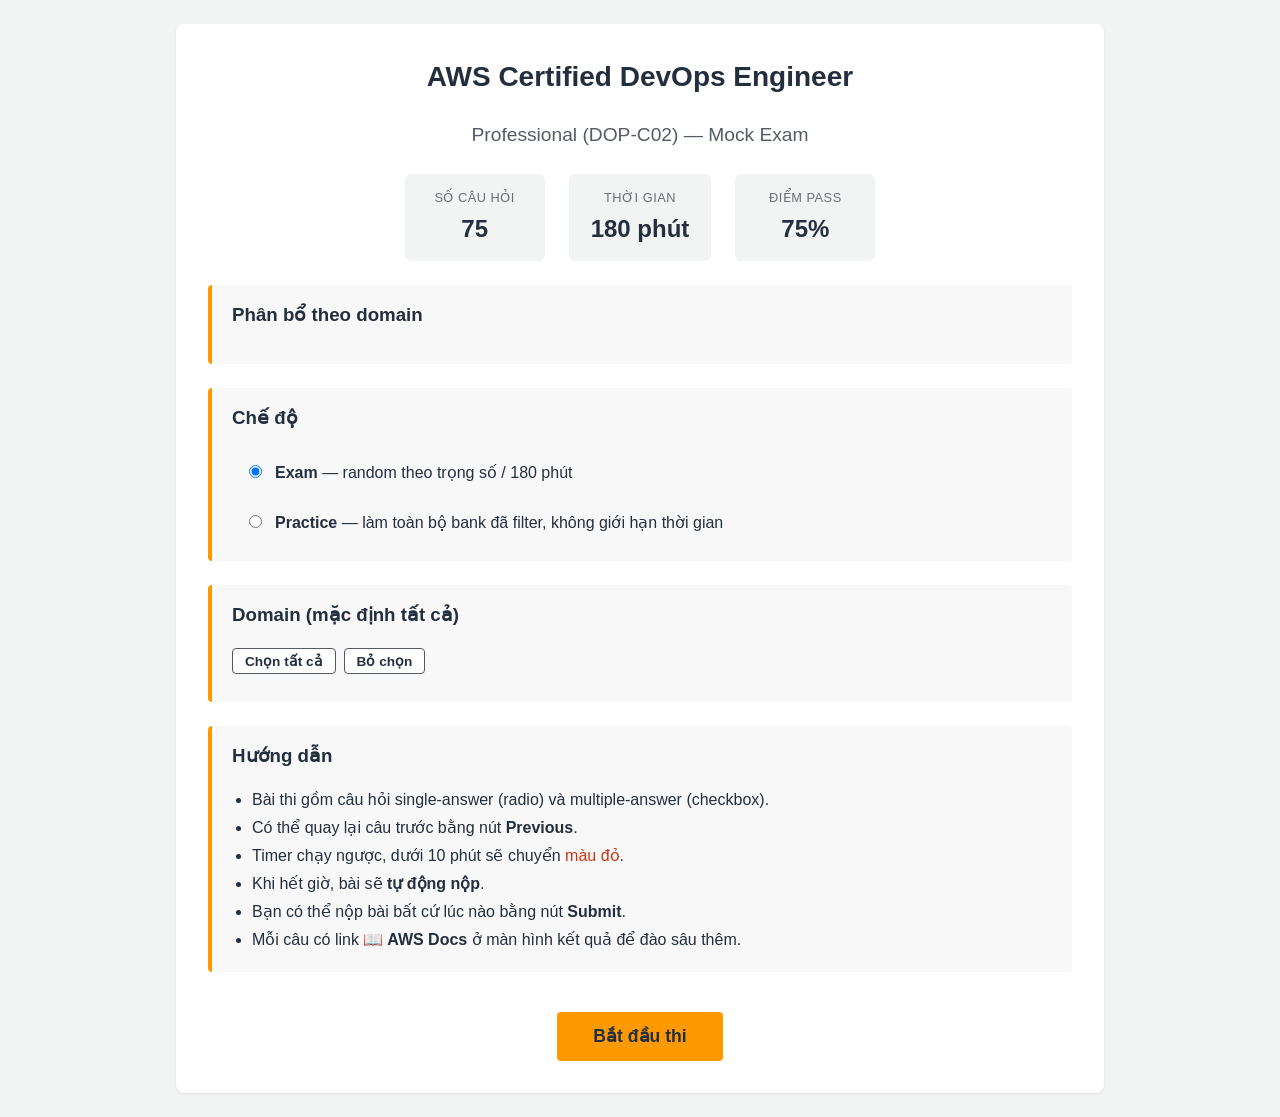
<file: index.html>
<!doctype html>
<html lang="vi">
  <head>
    <meta charset="UTF-8" />
    <title>AWS Cert Mock Exams</title>
    <meta http-equiv="refresh" content="0; url=./DOP-C02/quiz-app/" />
    <link rel="canonical" href="./DOP-C02/quiz-app/" />
  </head>
  <body>
    <p>Đang chuyển tới <a href="./DOP-C02/quiz-app/">DOP-C02 Mock Exam</a>…</p>
  </body>
</html>
</file>
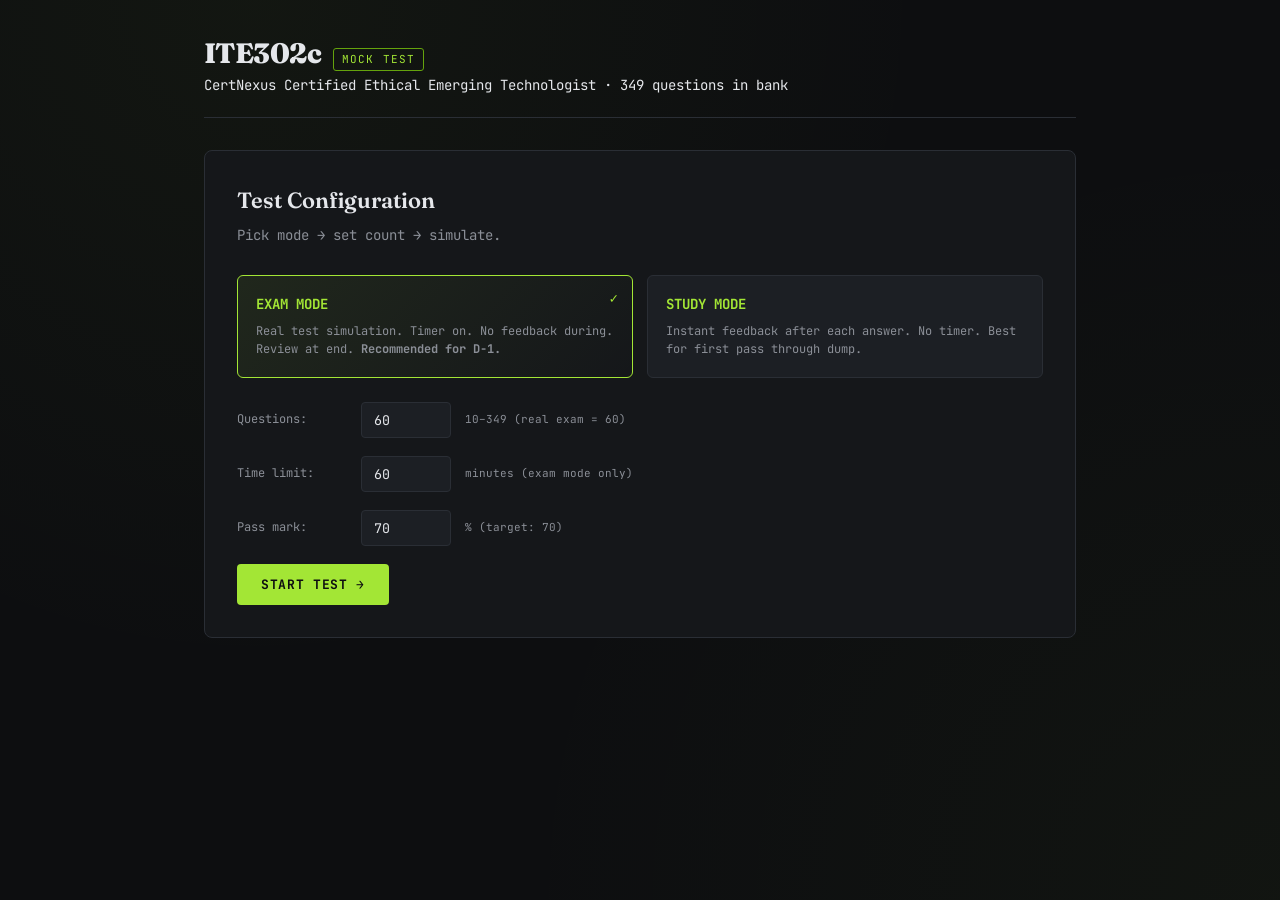
<file: DOP-C02/dump-quiz/index.html>
<!doctype html>
<html lang="en">
  <head>
    <meta charset="UTF-8" />
    <meta name="viewport" content="width=device-width, initial-scale=1.0" />
    <title>ITE302c Mock Test — CertNexus CEET</title>
    <link rel="preconnect" href="https://fonts.googleapis.com" />
    <link rel="preconnect" href="https://fonts.gstatic.com" crossorigin />
    <link
      href="https://fonts.googleapis.com/css2?family=JetBrains+Mono:wght@400;500;700&family=Fraunces:opsz,wght@9..144,400;9..144,600;9..144,800&display=swap"
      rel="stylesheet"
    />
    <style>
      :root {
        --bg: #0d0e10;
        --panel: #15171a;
        --panel-2: #1c1f24;
        --border: #2a2e35;
        --text: #e5e7eb;
        --muted: #8b8f97;
        --accent: #a3e635;
        --accent-dim: #65a30d;
        --danger: #f87171;
        --warn: #fbbf24;
        --ok: #4ade80;
      }
      * {
        box-sizing: border-box;
        margin: 0;
        padding: 0;
      }
      html,
      body {
        height: 100%;
      }
      body {
        font-family: "JetBrains Mono", monospace;
        background: var(--bg);
        color: var(--text);
        line-height: 1.55;
        font-size: 14px;
        background-image:
          radial-gradient(
            circle at 20% 0%,
            rgba(163, 230, 53, 0.04),
            transparent 50%
          ),
          radial-gradient(
            circle at 100% 100%,
            rgba(163, 230, 53, 0.03),
            transparent 50%
          );
        background-attachment: fixed;
      }
      .container {
        max-width: 920px;
        margin: 0 auto;
        padding: 32px 24px 80px;
      }

      /* HEADER */
      header {
        border-bottom: 1px solid var(--border);
        padding-bottom: 20px;
        margin-bottom: 32px;
      }
      .brand {
        display: flex;
        align-items: baseline;
        gap: 12px;
        flex-wrap: wrap;
      }
      .brand h1 {
        font-family: "Fraunces", serif;
        font-weight: 800;
        font-size: 28px;
        letter-spacing: -0.02em;
      }
      .brand .tag {
        font-size: 11px;
        color: var(--accent);
        border: 1px solid var(--accent-dim);
        padding: 2px 8px;
        border-radius: 3px;
        text-transform: uppercase;
        letter-spacing: 0.1em;
      }
      .brand .sub {
        color: var(--muted);
        font-size: 12px;
      }

      /* SETUP SCREEN */
      .setup-card {
        background: var(--panel);
        border: 1px solid var(--border);
        border-radius: 8px;
        padding: 32px;
      }
      .setup-card h2 {
        font-family: "Fraunces", serif;
        font-size: 22px;
        font-weight: 600;
        margin-bottom: 8px;
      }
      .setup-card .lead {
        color: var(--muted);
        margin-bottom: 28px;
      }

      .mode-grid {
        display: grid;
        grid-template-columns: 1fr 1fr;
        gap: 14px;
        margin-bottom: 24px;
      }
      .mode-card {
        border: 1px solid var(--border);
        background: var(--panel-2);
        padding: 18px;
        border-radius: 6px;
        cursor: pointer;
        transition: all 0.15s ease;
        position: relative;
      }
      .mode-card:hover {
        border-color: var(--accent-dim);
        transform: translateY(-1px);
      }
      .mode-card.selected {
        border-color: var(--accent);
        background: linear-gradient(
          135deg,
          rgba(163, 230, 53, 0.08),
          transparent
        );
      }
      .mode-card.selected::after {
        content: "✓";
        position: absolute;
        top: 12px;
        right: 14px;
        color: var(--accent);
        font-weight: 700;
      }
      .mode-card h3 {
        font-size: 14px;
        margin-bottom: 6px;
        color: var(--accent);
      }
      .mode-card p {
        font-size: 12px;
        color: var(--muted);
      }

      .row {
        display: flex;
        gap: 14px;
        align-items: center;
        margin-bottom: 18px;
        flex-wrap: wrap;
      }
      .row label {
        font-size: 12px;
        color: var(--muted);
        min-width: 110px;
      }
      .row input[type="number"] {
        background: var(--panel-2);
        border: 1px solid var(--border);
        color: var(--text);
        padding: 8px 12px;
        border-radius: 4px;
        font-family: inherit;
        width: 90px;
      }
      .row input[type="number"]:focus {
        outline: none;
        border-color: var(--accent);
      }
      .row .hint {
        font-size: 11px;
        color: var(--muted);
      }

      button.primary {
        background: var(--accent);
        color: #0d0e10;
        border: none;
        padding: 12px 24px;
        font-family: inherit;
        font-weight: 700;
        border-radius: 4px;
        cursor: pointer;
        font-size: 13px;
        text-transform: uppercase;
        letter-spacing: 0.05em;
        transition: all 0.15s;
      }
      button.primary:hover {
        background: #bef264;
        transform: translateY(-1px);
      }
      button.secondary {
        background: transparent;
        color: var(--text);
        border: 1px solid var(--border);
        padding: 10px 18px;
        font-family: inherit;
        border-radius: 4px;
        cursor: pointer;
        font-size: 13px;
      }
      button.secondary:hover {
        border-color: var(--accent);
        color: var(--accent);
      }
      button:disabled {
        opacity: 0.4;
        cursor: not-allowed;
      }

      /* TEST SCREEN */
      .top-bar {
        display: flex;
        justify-content: space-between;
        align-items: center;
        background: var(--panel);
        border: 1px solid var(--border);
        padding: 12px 18px;
        border-radius: 6px;
        margin-bottom: 20px;
        position: sticky;
        top: 12px;
        z-index: 10;
        backdrop-filter: blur(8px);
        background: rgba(21, 23, 26, 0.92);
      }
      .top-bar .progress-wrap {
        display: flex;
        align-items: center;
        gap: 12px;
      }
      .top-bar .timer {
        font-weight: 700;
        color: var(--accent);
      }
      .top-bar .timer.warn {
        color: var(--warn);
      }
      .top-bar .timer.danger {
        color: var(--danger);
        animation: pulse 1s infinite;
      }
      @keyframes pulse {
        50% {
          opacity: 0.5;
        }
      }

      .progress-bar {
        width: 180px;
        height: 6px;
        background: var(--panel-2);
        border-radius: 3px;
        overflow: hidden;
      }
      .progress-bar .fill {
        height: 100%;
        background: var(--accent);
        transition: width 0.3s ease;
      }

      .question-card {
        background: var(--panel);
        border: 1px solid var(--border);
        border-radius: 8px;
        padding: 28px;
        margin-bottom: 20px;
      }
      .q-num {
        font-size: 11px;
        color: var(--accent);
        letter-spacing: 0.15em;
        text-transform: uppercase;
        margin-bottom: 12px;
      }
      .q-num .multi {
        background: var(--warn);
        color: #0d0e10;
        padding: 2px 8px;
        border-radius: 3px;
        margin-left: 8px;
        font-weight: 700;
      }
      .q-text {
        font-family: "Fraunces", serif;
        font-size: 18px;
        line-height: 1.5;
        margin-bottom: 22px;
        font-weight: 500;
      }

      .options {
        display: flex;
        flex-direction: column;
        gap: 10px;
      }
      .option {
        border: 1px solid var(--border);
        background: var(--panel-2);
        padding: 14px 16px;
        border-radius: 6px;
        cursor: pointer;
        transition: all 0.12s ease;
        display: flex;
        gap: 12px;
        align-items: flex-start;
      }
      .option:hover {
        border-color: var(--accent-dim);
      }
      .option .letter {
        font-weight: 700;
        color: var(--accent);
        min-width: 22px;
        font-family: "JetBrains Mono", monospace;
      }
      .option.selected {
        border-color: var(--accent);
        background: linear-gradient(
          135deg,
          rgba(163, 230, 53, 0.1),
          transparent
        );
      }
      .option.correct {
        border-color: var(--ok);
        background: rgba(74, 222, 128, 0.08);
      }
      .option.correct .letter {
        color: var(--ok);
      }
      .option.wrong {
        border-color: var(--danger);
        background: rgba(248, 113, 113, 0.08);
      }
      .option.wrong .letter {
        color: var(--danger);
      }
      .option.disabled {
        cursor: default;
        opacity: 0.85;
      }

      .nav {
        display: flex;
        justify-content: space-between;
        gap: 12px;
        margin-top: 24px;
      }

      .feedback {
        margin-top: 16px;
        padding: 12px 16px;
        border-left: 3px solid var(--ok);
        background: rgba(74, 222, 128, 0.06);
        font-size: 13px;
        border-radius: 0 4px 4px 0;
      }
      .feedback.wrong {
        border-color: var(--danger);
        background: rgba(248, 113, 113, 0.06);
      }

      .note-box {
        margin-top: 12px;
        padding: 12px 16px;
        border-left: 3px solid var(--accent);
        background: rgba(163, 230, 53, 0.05);
        font-size: 13px;
        line-height: 1.55;
        border-radius: 0 4px 4px 0;
        color: var(--text);
      }
      .note-box .note-label {
        display: inline-block;
        font-size: 10px;
        letter-spacing: 0.15em;
        text-transform: uppercase;
        color: var(--accent);
        margin-right: 8px;
        font-weight: 600;
      }

      /* RESULTS */
      .result-card {
        background: var(--panel);
        border: 1px solid var(--border);
        border-radius: 8px;
        padding: 36px;
        text-align: center;
      }
      .score-big {
        font-family: "Fraunces", serif;
        font-size: 72px;
        font-weight: 800;
        line-height: 1;
        margin: 16px 0;
        letter-spacing: -0.03em;
      }
      .score-big.pass {
        color: var(--ok);
      }
      .score-big.fail {
        color: var(--danger);
      }
      .score-percent {
        font-size: 18px;
        color: var(--muted);
        margin-bottom: 28px;
      }
      .verdict {
        font-size: 14px;
        margin-bottom: 24px;
      }
      .verdict.pass {
        color: var(--ok);
      }
      .verdict.fail {
        color: var(--warn);
      }

      .stats-grid {
        display: grid;
        grid-template-columns: repeat(3, 1fr);
        gap: 14px;
        margin: 28px 0;
        text-align: left;
      }
      .stat {
        background: var(--panel-2);
        border: 1px solid var(--border);
        padding: 16px;
        border-radius: 6px;
      }
      .stat .label {
        font-size: 11px;
        color: var(--muted);
        text-transform: uppercase;
        letter-spacing: 0.1em;
        margin-bottom: 6px;
      }
      .stat .value {
        font-size: 22px;
        font-weight: 700;
        font-family: "Fraunces", serif;
      }

      .review-list {
        text-align: left;
        margin-top: 28px;
      }
      .review-list h3 {
        font-family: "Fraunces", serif;
        font-size: 18px;
        margin-bottom: 12px;
        padding-bottom: 8px;
        border-bottom: 1px solid var(--border);
      }
      .review-item {
        background: var(--panel-2);
        border: 1px solid var(--border);
        border-left: 3px solid var(--danger);
        padding: 14px 16px;
        border-radius: 0 6px 6px 0;
        margin-bottom: 10px;
        font-size: 13px;
      }
      .review-item.skipped {
        border-left-color: var(--muted);
      }
      .review-item .q {
        font-weight: 500;
        margin-bottom: 8px;
        color: var(--text);
      }
      .review-item .ans {
        color: var(--muted);
        font-size: 12px;
      }
      .review-item .ans .ok {
        color: var(--ok);
        font-weight: 700;
      }
      .review-item .ans .bad {
        color: var(--danger);
        font-weight: 700;
      }
      .review-item .ans .skip {
        color: var(--muted);
        font-style: italic;
      }

      .hidden {
        display: none !important;
      }

      /* MOBILE */
      @media (max-width: 640px) {
        .container {
          padding: 16px 12px 60px;
        }
        .mode-grid {
          grid-template-columns: 1fr;
        }
        .stats-grid {
          grid-template-columns: 1fr;
        }
        .progress-bar {
          width: 100px;
        }
        .q-text {
          font-size: 16px;
        }
        .top-bar {
          flex-direction: column;
          gap: 10px;
          align-items: stretch;
        }
      }

      ::selection {
        background: var(--accent);
        color: #0d0e10;
      }
    </style>
  </head>
  <body>
    <div class="container">
      <header>
        <div class="brand">
          <h1>ITE302c</h1>
          <span class="tag">Mock Test</span>
        </div>
        <div class="sub">
          CertNexus Certified Ethical Emerging Technologist · 339 questions in
          bank
        </div>
      </header>

      <!-- ============ SETUP ============ -->
      <section id="setup">
        <div class="setup-card">
          <h2>Test Configuration</h2>
          <p class="lead">Pick mode → set count → simulate.</p>

          <div class="mode-grid">
            <div class="mode-card selected" data-mode="exam">
              <h3>EXAM MODE</h3>
              <p>
                Real test simulation. Timer on. No feedback during. Review at
                end. <b>Recommended for D-1.</b>
              </p>
            </div>
            <div class="mode-card" data-mode="study">
              <h3>STUDY MODE</h3>
              <p>
                Instant feedback after each answer. No timer. Best for first
                pass through dump.
              </p>
            </div>
          </div>

          <div class="row">
            <label for="qcount">Questions:</label>
            <input type="number" id="qcount" value="60" min="10" max="339" />
            <span class="hint">10–339 (real exam = 60)</span>
          </div>
          <div class="row">
            <label for="timer">Time limit:</label>
            <input type="number" id="timer" value="60" min="5" max="180" />
            <span class="hint">minutes (exam mode only)</span>
          </div>
          <div class="row">
            <label for="passmark">Pass mark:</label>
            <input type="number" id="passmark" value="70" min="0" max="100" />
            <span class="hint">% (target: 70)</span>
          </div>

          <button class="primary" id="start-btn">Start Test →</button>
        </div>
      </section>

      <!-- ============ TEST ============ -->
      <section id="test" class="hidden">
        <div class="top-bar">
          <div class="progress-wrap">
            <span id="qcounter">Q 1 / 60</span>
            <div class="progress-bar">
              <div class="fill" id="progress-fill"></div>
            </div>
          </div>
          <div class="timer" id="timer-display">--:--</div>
        </div>

        <div class="question-card">
          <div class="q-num" id="q-num">
            QUESTION 1<span class="multi hidden" id="multi-tag"
              >SELECT MULTIPLE</span
            >
          </div>
          <div class="q-text" id="q-text"></div>
          <div class="options" id="options"></div>
          <div class="feedback hidden" id="feedback"></div>
          <div class="note-box hidden" id="note-box"></div>
        </div>

        <div class="nav">
          <button class="secondary" id="prev-btn">← Prev</button>
          <div style="display: flex; gap: 10px">
            <button class="secondary" id="submit-btn">Submit Test</button>
            <button class="primary" id="next-btn">Next →</button>
          </div>
        </div>
      </section>

      <!-- ============ RESULTS ============ -->
      <section id="results" class="hidden">
        <div class="result-card">
          <div
            style="
              font-size: 11px;
              color: var(--muted);
              letter-spacing: 0.15em;
              text-transform: uppercase;
            "
          >
            Final Score
          </div>
          <div class="score-big" id="score-big">0/0</div>
          <div class="score-percent" id="score-percent">0%</div>
          <div class="verdict" id="verdict">—</div>

          <div class="stats-grid">
            <div class="stat">
              <div class="label">Correct</div>
              <div class="value" id="stat-correct">0</div>
            </div>
            <div class="stat">
              <div class="label">Wrong</div>
              <div class="value" id="stat-wrong">0</div>
            </div>
            <div class="stat">
              <div class="label">Skipped</div>
              <div class="value" id="stat-skipped">0</div>
            </div>
          </div>

          <div style="display: flex; gap: 10px; justify-content: center">
            <button class="primary" id="retry-btn">Retry</button>
            <button class="secondary" id="restart-btn">New Config</button>
          </div>

          <div class="review-list" id="review-list"></div>
        </div>
      </section>
    </div>

    <script>
      let QUESTIONS = [];
      const QUESTIONS_URL = "quizlet.json";

      const state = {
        mode: "exam",
        pool: [],
        currentIdx: 0,
        answers: {}, // idx -> {selected:[...], submitted:bool}
        timerSec: 0,
        timerId: null,
        passmark: 70,
      };

      // SETUP
      document.querySelectorAll(".mode-card").forEach((card) => {
        card.addEventListener("click", () => {
          document
            .querySelectorAll(".mode-card")
            .forEach((c) => c.classList.remove("selected"));
          card.classList.add("selected");
          state.mode = card.dataset.mode;
        });
      });

      const startBtn = document.getElementById("start-btn");
      startBtn.addEventListener("click", startTest);
      startBtn.disabled = true;
      startBtn.textContent = "Loading questions…";

      fetch(QUESTIONS_URL)
        .then((r) => {
          if (!r.ok) throw new Error(`HTTP ${r.status}`);
          return r.json();
        })
        .then((data) => {
          QUESTIONS = data;
          startBtn.disabled = false;
          startBtn.textContent = "Start Test →";
          const qcountEl = document.getElementById("qcount");
          qcountEl.max = QUESTIONS.length;
          qcountEl.nextElementSibling.textContent = `10–${QUESTIONS.length} (real exam = 60)`;
          document.querySelector("header .sub").textContent =
            `CertNexus Certified Ethical Emerging Technologist · ${QUESTIONS.length} questions in bank`;
        })
        .catch((err) => {
          startBtn.textContent = "Failed to load quizlet.json";
          alert(
            `Could not load ${QUESTIONS_URL}: ${err.message}\n\nNote: opening index.html via file:// blocks fetch. Serve via HTTP (e.g. \`python3 -m http.server\`) or use GitHub Pages.`,
          );
        });

      function shuffle(arr) {
        const a = arr.slice();
        for (let i = a.length - 1; i > 0; i--) {
          const j = Math.floor(Math.random() * (i + 1));
          [a[i], a[j]] = [a[j], a[i]];
        }
        return a;
      }

      function startTest() {
        const count =
          parseInt(document.getElementById("qcount").value, 10) || 50;
        const timeLimit =
          parseInt(document.getElementById("timer").value, 10) || 60;
        state.passmark =
          parseInt(document.getElementById("passmark").value, 10) || 70;
        state.pool = shuffle(QUESTIONS).slice(
          0,
          Math.min(count, QUESTIONS.length),
        );
        state.currentIdx = 0;
        state.answers = {};

        document.getElementById("setup").classList.add("hidden");
        document.getElementById("results").classList.add("hidden");
        document.getElementById("test").classList.remove("hidden");

        if (state.mode === "exam") {
          state.timerSec = timeLimit * 60;
          if (state.timerId) clearInterval(state.timerId);
          state.timerId = setInterval(tickTimer, 1000);
          updateTimerDisplay();
        } else {
          document.getElementById("timer-display").textContent = "STUDY";
          document
            .getElementById("timer-display")
            .classList.remove("warn", "danger");
        }
        renderQuestion();
      }

      function tickTimer() {
        state.timerSec--;
        if (state.timerSec <= 0) {
          state.timerSec = 0;
          clearInterval(state.timerId);
          submitTest();
          return;
        }
        updateTimerDisplay();
      }

      function updateTimerDisplay() {
        const m = Math.floor(state.timerSec / 60);
        const s = state.timerSec % 60;
        const el = document.getElementById("timer-display");
        el.textContent = `${String(m).padStart(2, "0")}:${String(s).padStart(2, "0")}`;
        el.classList.toggle(
          "warn",
          state.timerSec <= 600 && state.timerSec > 120,
        );
        el.classList.toggle("danger", state.timerSec <= 120);
      }

      function renderQuestion() {
        const idx = state.currentIdx;
        const q = state.pool[idx];
        const isMulti = q.answer.length > 1;
        const ans = state.answers[idx] || { selected: [], submitted: false };

        document.getElementById("qcounter").textContent =
          `Q ${idx + 1} / ${state.pool.length}`;
        document.getElementById("progress-fill").style.width =
          `${((idx + 1) / state.pool.length) * 100}%`;
        document.getElementById("q-num").firstChild.textContent =
          `QUESTION ${idx + 1} `;
        document
          .getElementById("multi-tag")
          .classList.toggle("hidden", !isMulti);
        document.getElementById("q-text").textContent = q.question;

        const optsEl = document.getElementById("options");
        optsEl.innerHTML = "";
        Object.entries(q.options).forEach(([letter, text]) => {
          const div = document.createElement("div");
          div.className = "option";
          div.dataset.letter = letter;
          div.innerHTML = `<span class="letter">${letter}.</span><span>${escapeHtml(text)}</span>`;

          if (ans.submitted) {
            div.classList.add("disabled");
            const isCorrect = q.answer.includes(letter);
            const wasSelected = ans.selected.includes(letter);
            if (isCorrect) div.classList.add("correct");
            else if (wasSelected) div.classList.add("wrong");
          } else {
            if (ans.selected.includes(letter)) div.classList.add("selected");
            div.addEventListener("click", () => toggleSelect(letter, isMulti));
          }
          optsEl.appendChild(div);
        });

        // Feedback (study mode only, after submit)
        const fb = document.getElementById("feedback");
        if (state.mode === "study" && ans.submitted) {
          const correct = arrEq(
            ans.selected.slice().sort(),
            q.answer.split("").sort(),
          );
          fb.classList.remove("hidden", "wrong");
          if (correct) {
            fb.textContent = `✓ Correct. Answer: ${q.answer}`;
          } else {
            fb.classList.add("wrong");
            fb.textContent = `✗ Wrong. Correct answer: ${q.answer}. You picked: ${ans.selected.join("") || "(none)"}.`;
          }
        } else {
          fb.classList.add("hidden");
        }

        // Note box (study mode only, after submit, only if note exists)
        const noteEl = document.getElementById("note-box");
        if (state.mode === "study" && ans.submitted && q.note) {
          const safe = escapeHtml(q.note).replace(/\n/g, "<br>");
          noteEl.classList.remove("hidden");
          noteEl.innerHTML = `<span class="note-label">📌 Mẹo nhớ</span>${safe}`;
        } else {
          noteEl.classList.add("hidden");
        }

        document.getElementById("prev-btn").disabled = idx === 0;
        const nextBtn = document.getElementById("next-btn");
        if (idx === state.pool.length - 1) {
          nextBtn.textContent = "Finish →";
        } else {
          nextBtn.textContent = "Next →";
        }

        // Study mode: if not yet submitted, "Next" acts as Check Answer
        if (state.mode === "study" && !ans.submitted) {
          nextBtn.textContent = "Check Answer";
        }
      }

      function toggleSelect(letter, isMulti) {
        const idx = state.currentIdx;
        if (!state.answers[idx])
          state.answers[idx] = { selected: [], submitted: false };
        const a = state.answers[idx];
        if (a.submitted) return;

        if (isMulti) {
          if (a.selected.includes(letter)) {
            a.selected = a.selected.filter((l) => l !== letter);
          } else {
            a.selected.push(letter);
          }
        } else {
          a.selected = [letter];
        }
        renderQuestion();
      }

      function arrEq(a, b) {
        if (a.length !== b.length) return false;
        for (let i = 0; i < a.length; i++) if (a[i] !== b[i]) return false;
        return true;
      }

      document.getElementById("next-btn").addEventListener("click", () => {
        const idx = state.currentIdx;
        const ans = state.answers[idx] || { selected: [], submitted: false };

        // Study mode: first click = check answer, second click = move on
        if (state.mode === "study" && !ans.submitted) {
          if (ans.selected.length === 0) return; // need to pick something
          ans.submitted = true;
          state.answers[idx] = ans;
          renderQuestion();
          return;
        }

        if (state.currentIdx >= state.pool.length - 1) {
          submitTest();
        } else {
          state.currentIdx++;
          renderQuestion();
        }
      });

      document.getElementById("prev-btn").addEventListener("click", () => {
        if (state.currentIdx > 0) {
          state.currentIdx--;
          renderQuestion();
        }
      });

      document.getElementById("submit-btn").addEventListener("click", () => {
        if (
          confirm(
            "Submit test now? Unanswered questions will be marked skipped.",
          )
        ) {
          submitTest();
        }
      });

      function submitTest() {
        if (state.timerId) clearInterval(state.timerId);

        let correct = 0,
          wrong = 0,
          skipped = 0;
        const reviewItems = [];

        state.pool.forEach((q, i) => {
          const a = state.answers[i];
          const correctAns = q.answer.split("").sort();
          if (!a || a.selected.length === 0) {
            skipped++;
            reviewItems.push({ q, picked: "", status: "skipped" });
          } else {
            const picked = a.selected.slice().sort();
            if (arrEq(picked, correctAns)) {
              correct++;
            } else {
              wrong++;
              reviewItems.push({
                q,
                picked: a.selected.join(""),
                status: "wrong",
              });
            }
          }
        });

        const total = state.pool.length;
        const pct = Math.round((correct / total) * 100);
        const passed = pct >= state.passmark;

        document.getElementById("test").classList.add("hidden");
        document.getElementById("results").classList.remove("hidden");

        const scoreEl = document.getElementById("score-big");
        scoreEl.textContent = `${correct}/${total}`;
        scoreEl.classList.toggle("pass", passed);
        scoreEl.classList.toggle("fail", !passed);

        document.getElementById("score-percent").textContent = `${pct}%`;
        const verdictEl = document.getElementById("verdict");
        verdictEl.classList.toggle("pass", passed);
        verdictEl.classList.toggle("fail", !passed);
        verdictEl.textContent = passed
          ? `✓ PASS — above ${state.passmark}% threshold. Bạn ready rồi.`
          : `✗ Below ${state.passmark}%. Review câu sai bên dưới và retry.`;

        document.getElementById("stat-correct").textContent = correct;
        document.getElementById("stat-wrong").textContent = wrong;
        document.getElementById("stat-skipped").textContent = skipped;

        const reviewEl = document.getElementById("review-list");
        if (reviewItems.length === 0) {
          reviewEl.innerHTML = "<h3>All correct! 🎯</h3>";
        } else {
          let html = `<h3>Review — ${reviewItems.length} to revisit</h3>`;
          reviewItems.forEach((r, i) => {
            const cls = r.status === "skipped" ? " skipped" : "";
            const pickedHtml =
              r.status === "skipped"
                ? `<span class="skip">(skipped)</span>`
                : `<span class="bad">${r.picked}</span>`;
            html += `<div class="review-item${cls}">
        <div class="q">${escapeHtml(r.q.question)}</div>
        <div class="ans">Correct: <span class="ok">${r.q.answer}</span> · Your answer: ${pickedHtml}</div>
      </div>`;
          });
          reviewEl.innerHTML = html;
        }
      }

      document.getElementById("retry-btn").addEventListener("click", startTest);
      document.getElementById("restart-btn").addEventListener("click", () => {
        document.getElementById("results").classList.add("hidden");
        document.getElementById("setup").classList.remove("hidden");
      });

      function escapeHtml(str) {
        return String(str)
          .replace(/&/g, "&amp;")
          .replace(/</g, "&lt;")
          .replace(/>/g, "&gt;")
          .replace(/"/g, "&quot;")
          .replace(/'/g, "&#39;");
      }
    </script>
  </body>
</html>
</file>
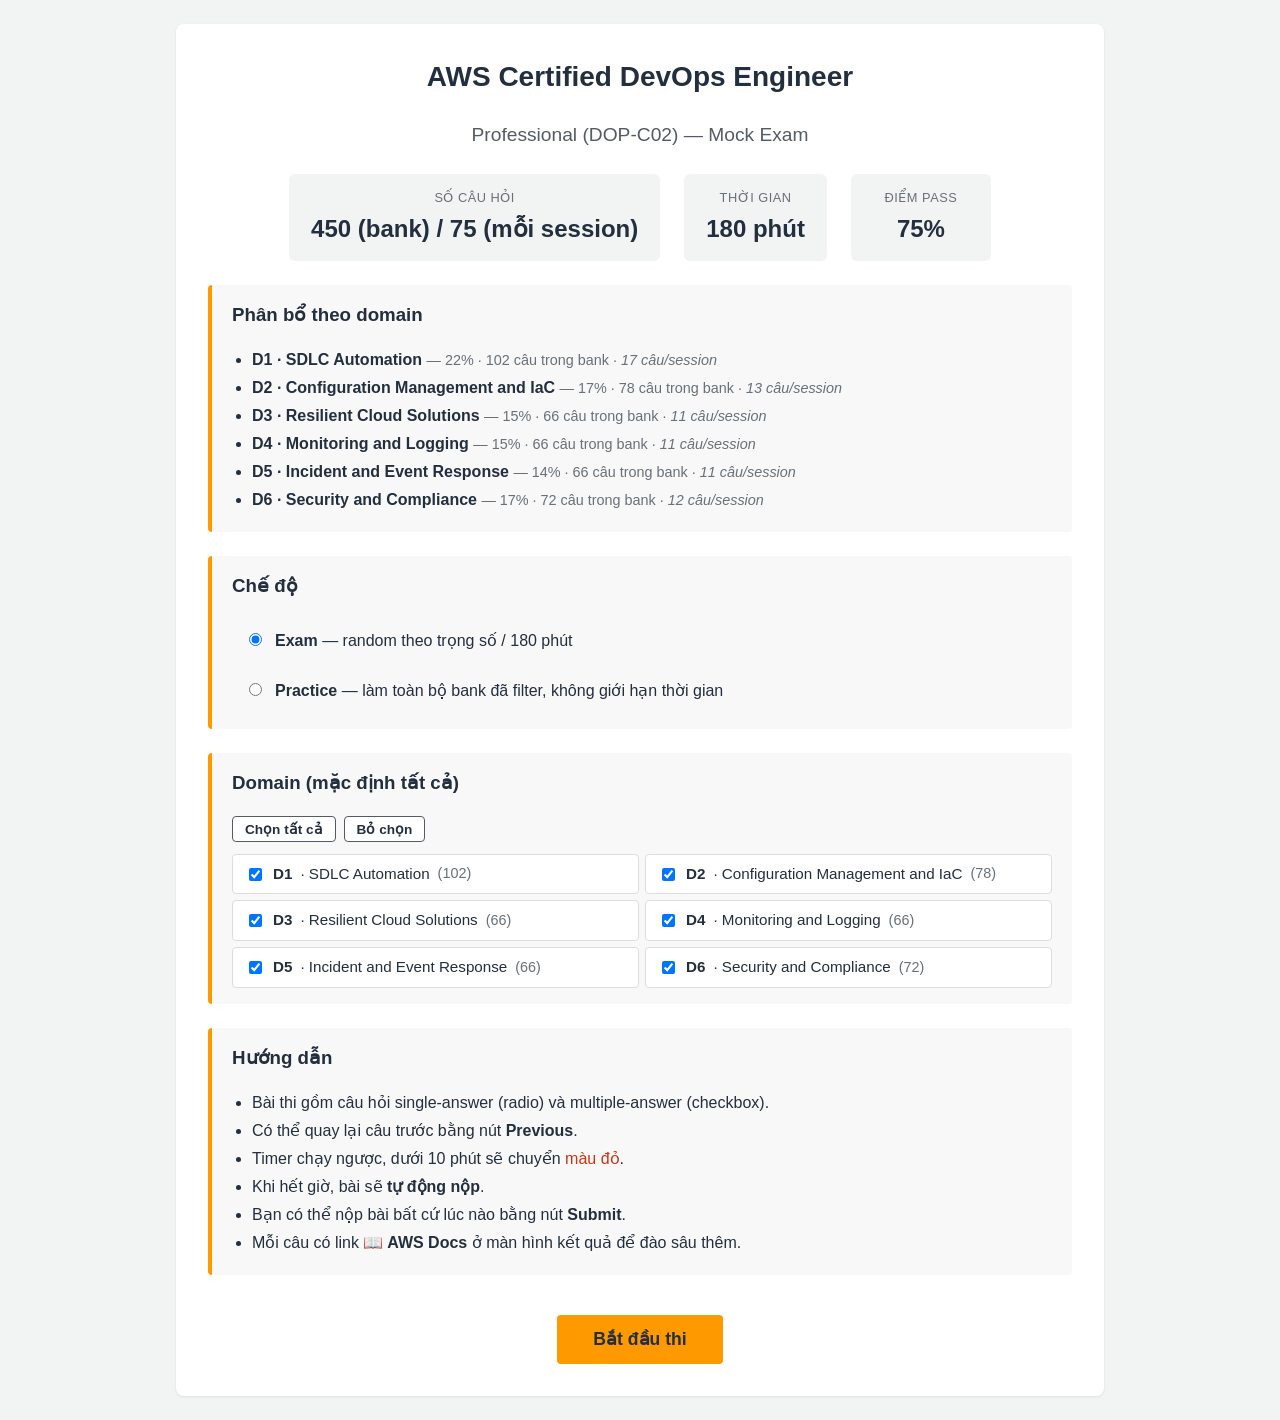
<file: DOP-C02/quiz-app/index.html>
<!doctype html>
<html lang="vi">
  <head>
    <meta charset="UTF-8" />
    <meta name="viewport" content="width=device-width, initial-scale=1.0" />
    <title>DOP-C02 Mock Exam</title>
    <link rel="stylesheet" href="style.css" />
  </head>
  <body>
    <div id="app">
      <!-- ===== START SCREEN ===== -->
      <section id="start-screen" class="screen active">
        <div class="card">
          <h1>AWS Certified DevOps Engineer</h1>
          <h2>Professional (DOP-C02) — Mock Exam</h2>

          <div class="exam-info">
            <div class="info-item">
              <span class="info-label">Số câu hỏi</span>
              <span class="info-value" id="info-questions">75</span>
            </div>
            <div class="info-item">
              <span class="info-label">Thời gian</span>
              <span class="info-value" id="info-duration">180 phút</span>
            </div>
            <div class="info-item">
              <span class="info-label">Điểm pass</span>
              <span class="info-value" id="info-pass">75%</span>
            </div>
          </div>

          <div class="domain-list">
            <h3>Phân bổ theo domain</h3>
            <ul id="domain-summary"></ul>
          </div>

          <div class="mode-selector">
            <h3>Chế độ</h3>
            <label class="mode-option">
              <input type="radio" name="mode" value="exam" checked />
              <span><strong>Exam</strong> — random theo trọng số / 180 phút</span>
            </label>
            <label class="mode-option">
              <input type="radio" name="mode" value="practice" />
              <span><strong>Practice</strong> — làm toàn bộ bank đã filter, không giới hạn thời gian</span>
            </label>
          </div>

          <div class="domain-filter">
            <h3>Domain (mặc định tất cả)</h3>
            <div class="filter-actions">
              <button type="button" id="btn-select-all" class="btn-secondary btn-mini">Chọn tất cả</button>
              <button type="button" id="btn-deselect-all" class="btn-secondary btn-mini">Bỏ chọn</button>
            </div>
            <div id="domain-checkboxes"></div>
          </div>

          <div class="instructions">
            <h3>Hướng dẫn</h3>
            <ul>
              <li>
                Bài thi gồm câu hỏi single-answer (radio) và multiple-answer
                (checkbox).
              </li>
              <li>
                Có thể quay lại câu trước bằng nút <strong>Previous</strong>.
              </li>
              <li>
                Timer chạy ngược, dưới 10 phút sẽ chuyển
                <span class="text-warn">màu đỏ</span>.
              </li>
              <li>Khi hết giờ, bài sẽ <strong>tự động nộp</strong>.</li>
              <li>
                Bạn có thể nộp bài bất cứ lúc nào bằng nút
                <strong>Submit</strong>.
              </li>
              <li>
                Mỗi câu có link <strong>📖 AWS Docs</strong> ở màn hình kết quả để đào sâu thêm.
              </li>
            </ul>
          </div>

          <button id="btn-start" class="btn-primary">Bắt đầu thi</button>
          <p id="load-error" class="text-warn" hidden></p>
        </div>
      </section>

      <!-- ===== QUIZ SCREEN ===== -->
      <section id="quiz-screen" class="screen">
        <header class="quiz-header">
          <div class="header-left">
            <span class="progress-label"
              >Câu <span id="current-num">1</span> /
              <span id="total-num">75</span></span
            >
            <progress id="progress-bar" max="75" value="1"></progress>
          </div>
          <div class="header-right">
            <span class="timer-label">Thời gian còn:</span>
            <span id="timer" class="timer-value">03:00:00</span>
          </div>
        </header>

        <main class="quiz-body">
          <div class="question-container">
            <div class="question-meta">
              <span id="domain-tag" class="domain-tag"
                >Domain 1 · SDLC Automation</span
              >
              <span id="type-tag" class="type-tag">Single answer</span>
            </div>
            <p id="question-text" class="question-text"></p>
            <form id="options-form" class="options-form"></form>
          </div>
        </main>

        <footer class="quiz-footer">
          <button id="btn-prev" class="btn-secondary">‹ Previous</button>
          <button id="btn-submit" class="btn-warn">Submit</button>
          <button id="btn-next" class="btn-primary">Next ›</button>
        </footer>
      </section>

      <!-- ===== RESULT SCREEN ===== -->
      <section id="result-screen" class="screen">
        <div class="card">
          <h1>Kết quả</h1>

          <div id="result-summary" class="result-summary">
            <div class="score-circle" id="score-circle">
              <span id="score-percent">0%</span>
              <span id="score-fraction">0 / 75</span>
            </div>
            <div class="badge-container">
              <span id="result-badge" class="badge"></span>
              <p id="result-reason" class="result-reason"></p>
            </div>
          </div>

          <div class="domain-stats">
            <h3>Thống kê theo domain</h3>
            <div id="domain-bars"></div>
          </div>

          <div class="review-section">
            <h3>Xem lại từng câu</h3>
            <div class="review-filter">
              <button class="filter-btn active" data-filter="all">
                Tất cả
              </button>
              <button class="filter-btn" data-filter="wrong">
                Chỉ câu sai
              </button>
              <button class="filter-btn" data-filter="correct">
                Chỉ câu đúng
              </button>
            </div>
            <div id="review-list"></div>
          </div>

          <button id="btn-restart" class="btn-primary">Làm lại</button>
        </div>
      </section>
    </div>

    <script src="app.js"></script>
  </body>
</html>
</file>
<file: DOP-C02/quiz-app/style.css>
/* ===== Reset + Base ===== */
*, *::before, *::after { box-sizing: border-box; }
html, body { margin: 0; padding: 0; }
body {
  font-family: -apple-system, BlinkMacSystemFont, 'Segoe UI', Roboto, 'Helvetica Neue', Arial, sans-serif;
  background: #F2F3F3;
  color: #232F3E;
  line-height: 1.5;
  min-height: 100vh;
}
h1, h2, h3 { color: #232F3E; margin-top: 0; }
h1 { font-size: 1.75rem; }
h2 { font-size: 1.2rem; font-weight: 500; color: #545B64; }
button { font-family: inherit; cursor: pointer; border: 0; }

/* ===== App container + screens ===== */
#app { max-width: 960px; margin: 0 auto; padding: 24px 16px; }
.screen { display: none; }
.screen.active { display: block; }

/* ===== Card ===== */
.card {
  background: #FFFFFF;
  border-radius: 8px;
  padding: 32px;
  box-shadow: 0 1px 3px rgba(0,0,0,0.08);
}

/* ===== Buttons ===== */
.btn-primary, .btn-secondary, .btn-warn {
  padding: 10px 22px;
  font-size: 1rem;
  font-weight: 600;
  border-radius: 4px;
  transition: background 0.15s, transform 0.05s;
}
.btn-primary { background: #FF9900; color: #232F3E; }
.btn-primary:hover:not(:disabled) { background: #EC7211; }
.btn-secondary { background: #FFFFFF; color: #232F3E; border: 1px solid #545B64; }
.btn-secondary:hover:not(:disabled) { background: #EAEDED; }
.btn-warn { background: #FFFFFF; color: #D13212; border: 1px solid #D13212; }
.btn-warn:hover:not(:disabled) { background: #FDF2F0; }
button:disabled { opacity: 0.5; cursor: not-allowed; }
.btn-primary:active { transform: translateY(1px); }

/* ===== Start screen ===== */
#start-screen .card { text-align: center; }
.exam-info {
  display: flex;
  justify-content: center;
  gap: 24px;
  margin: 24px 0;
  flex-wrap: wrap;
}
.info-item {
  display: flex;
  flex-direction: column;
  background: #F2F3F3;
  border-radius: 6px;
  padding: 14px 22px;
  min-width: 140px;
}
.info-label { font-size: 0.8rem; color: #687078; text-transform: uppercase; letter-spacing: 0.5px; }
.info-value { font-size: 1.5rem; font-weight: 700; color: #232F3E; margin-top: 4px; }

.domain-list, .instructions, .mode-selector, .domain-filter {
  text-align: left;
  margin: 24px 0;
  padding: 16px 20px;
  background: #F8F8F8;
  border-left: 4px solid #FF9900;
  border-radius: 4px;
}
.domain-list ul, .instructions ul { margin: 8px 0 0; padding-left: 20px; }
.domain-list li, .instructions li { margin-bottom: 4px; }
.domain-list .dweight, .domain-filter .dweight { color: #687078; font-size: 0.9rem; }

.mode-selector .mode-option {
  display: flex;
  align-items: flex-start;
  gap: 10px;
  padding: 10px 12px;
  border-radius: 4px;
  cursor: pointer;
  margin-top: 6px;
}
.mode-selector .mode-option:hover { background: #EAEDED; }
.mode-selector input { margin-top: 4px; }

.domain-filter .filter-actions {
  display: flex;
  gap: 8px;
  margin: 8px 0 12px;
}
.btn-mini { padding: 4px 12px !important; font-size: 0.85rem !important; }
#domain-checkboxes {
  display: grid;
  grid-template-columns: repeat(auto-fit, minmax(280px, 1fr));
  gap: 6px;
}
.domain-checkbox {
  display: flex;
  align-items: center;
  gap: 8px;
  padding: 8px 12px;
  background: #FFFFFF;
  border: 1px solid #DDDDDD;
  border-radius: 4px;
  cursor: pointer;
  font-size: 0.95rem;
}
.domain-checkbox:hover { border-color: #FF9900; }
.domain-checkbox input { cursor: pointer; }

#btn-start { margin-top: 16px; font-size: 1.1rem; padding: 14px 36px; }

/* ===== Quiz screen ===== */
.quiz-header {
  display: flex;
  justify-content: space-between;
  align-items: center;
  background: #232F3E;
  color: #FFFFFF;
  padding: 14px 22px;
  border-radius: 8px;
  position: sticky;
  top: 0;
  z-index: 10;
  margin-bottom: 16px;
  flex-wrap: wrap;
  gap: 12px;
}
.header-left { display: flex; flex-direction: column; gap: 4px; min-width: 200px; }
.progress-label { font-size: 0.9rem; }
.header-left progress {
  width: 240px;
  height: 6px;
  appearance: none;
  -webkit-appearance: none;
}
.header-left progress::-webkit-progress-bar { background: rgba(255,255,255,0.2); border-radius: 3px; }
.header-left progress::-webkit-progress-value { background: #FF9900; border-radius: 3px; }
.header-left progress::-moz-progress-bar { background: #FF9900; border-radius: 3px; }

.header-right { display: flex; align-items: center; gap: 10px; }
.timer-label { font-size: 0.9rem; color: #D5DBDB; }
.timer-value {
  font-family: 'Courier New', Consolas, monospace;
  font-size: 1.3rem;
  font-weight: 700;
  background: rgba(255,255,255,0.1);
  padding: 4px 10px;
  border-radius: 4px;
}
.timer-value.warning { color: #FF9900; }
.timer-value.danger { color: #FF5252; animation: pulse 1s infinite; }
@keyframes pulse { 0%, 100% { opacity: 1; } 50% { opacity: 0.6; } }

.quiz-body { background: #FFFFFF; border-radius: 8px; padding: 28px; box-shadow: 0 1px 3px rgba(0,0,0,0.08); }
.question-meta { margin-bottom: 16px; display: flex; gap: 8px; flex-wrap: wrap; }
.domain-tag {
  display: inline-block;
  background: #232F3E;
  color: #FF9900;
  padding: 4px 12px;
  border-radius: 12px;
  font-size: 0.85rem;
  font-weight: 600;
}
.type-tag {
  display: inline-block;
  background: #EAEDED;
  color: #545B64;
  padding: 4px 12px;
  border-radius: 12px;
  font-size: 0.85rem;
}
.question-text { font-size: 1.05rem; font-weight: 500; margin: 0 0 20px; white-space: pre-wrap; }
.options-form { display: flex; flex-direction: column; gap: 10px; }
.options-form label {
  display: flex;
  align-items: flex-start;
  gap: 10px;
  padding: 12px 16px;
  background: #F8F8F8;
  border: 2px solid transparent;
  border-radius: 6px;
  cursor: pointer;
  transition: background 0.1s, border 0.1s;
}
.options-form label:hover { background: #EAEDED; }
.options-form label.selected { border-color: #FF9900; background: #FFF7EC; }
.options-form input { margin-top: 4px; flex-shrink: 0; cursor: pointer; }
.options-form .opt-key { font-weight: 700; margin-right: 6px; }

.quiz-footer {
  display: flex;
  justify-content: space-between;
  align-items: center;
  margin-top: 16px;
  gap: 12px;
  flex-wrap: wrap;
}
.quiz-footer .btn-warn { margin-left: auto; }

/* ===== Result screen ===== */
.result-summary {
  display: flex;
  align-items: center;
  gap: 32px;
  flex-wrap: wrap;
  justify-content: center;
  margin: 24px 0;
}
.score-circle {
  width: 160px;
  height: 160px;
  border-radius: 50%;
  background: conic-gradient(#FF9900 var(--score, 0%), #EAEDED 0);
  display: flex;
  flex-direction: column;
  align-items: center;
  justify-content: center;
  position: relative;
}
.score-circle::after {
  content: '';
  position: absolute;
  width: 130px;
  height: 130px;
  background: #FFFFFF;
  border-radius: 50%;
  z-index: 0;
}
.score-circle span { position: relative; z-index: 1; }
#score-percent { font-size: 2rem; font-weight: 700; color: #232F3E; }
#score-fraction { font-size: 0.9rem; color: #687078; }

.badge-container { text-align: center; }
.badge {
  display: inline-block;
  padding: 8px 28px;
  border-radius: 24px;
  font-weight: 700;
  font-size: 1.2rem;
  text-transform: uppercase;
  letter-spacing: 1px;
}
.badge.pass { background: #1D8102; color: #FFFFFF; }
.badge.fail { background: #D13212; color: #FFFFFF; }
.result-reason { margin-top: 12px; color: #545B64; }

.domain-stats { margin: 32px 0; }
.domain-bar-row {
  display: flex;
  align-items: center;
  gap: 12px;
  margin-bottom: 10px;
  font-size: 0.95rem;
}
.domain-bar-label { width: 240px; font-weight: 500; flex-shrink: 0; }
.domain-bar-track {
  flex: 1;
  height: 22px;
  background: #EAEDED;
  border-radius: 11px;
  overflow: hidden;
  position: relative;
}
.domain-bar-fill {
  height: 100%;
  background: linear-gradient(90deg, #FF9900 0%, #EC7211 100%);
  border-radius: 11px;
  transition: width 0.6s ease;
}
.domain-bar-fill.low { background: linear-gradient(90deg, #D13212 0%, #B7301B 100%); }
.domain-bar-fill.mid { background: linear-gradient(90deg, #FF9900 0%, #EC7211 100%); }
.domain-bar-fill.high { background: linear-gradient(90deg, #1D8102 0%, #166701 100%); }
.domain-bar-value { width: 110px; text-align: right; font-variant-numeric: tabular-nums; flex-shrink: 0; }

.review-section { margin: 32px 0; }
.review-filter { display: flex; gap: 8px; margin-bottom: 16px; flex-wrap: wrap; }
.filter-btn {
  padding: 6px 16px;
  background: #FFFFFF;
  border: 1px solid #545B64;
  border-radius: 16px;
  color: #232F3E;
  font-size: 0.9rem;
}
.filter-btn.active { background: #232F3E; color: #FFFFFF; border-color: #232F3E; }

.review-item {
  background: #F8F8F8;
  border-left: 4px solid #687078;
  padding: 14px 18px;
  margin-bottom: 10px;
  border-radius: 4px;
}
.review-item.correct { border-left-color: #1D8102; }
.review-item.wrong { border-left-color: #D13212; }
.review-item.unanswered { border-left-color: #687078; }
.review-q-num { font-weight: 700; color: #232F3E; margin-right: 6px; }
.review-q-text { font-weight: 500; margin: 4px 0 8px; }
.review-options { margin: 8px 0; padding-left: 16px; }
.review-options li { margin-bottom: 4px; padding: 4px 8px; border-radius: 4px; }
.review-options li.option-correct { background: #DFF2D8; color: #166701; font-weight: 600; }
.review-options li.option-user-wrong { background: #FCE6E0; color: #B7301B; text-decoration: line-through; }
.review-options li.option-user-correct { background: #DFF2D8; color: #166701; font-weight: 700; }
.review-explanation {
  background: #FFFFFF;
  padding: 10px 14px;
  border-radius: 4px;
  margin-top: 8px;
  border-left: 3px solid #FF9900;
  font-size: 0.95rem;
}
.review-explanation strong { color: #232F3E; }
.review-reference {
  display: inline-block;
  margin-left: 10px;
  padding: 3px 10px;
  background: #232F3E;
  color: #FF9900;
  border-radius: 12px;
  font-size: 0.85rem;
  text-decoration: none;
  font-weight: 600;
}
.review-reference:hover { background: #FF9900; color: #232F3E; }
.review-domain-pill {
  background: #232F3E;
  color: #FF9900;
  padding: 2px 8px;
  border-radius: 8px;
  font-size: 0.8rem;
}

#btn-restart { margin-top: 16px; }

/* ===== Utility ===== */
.text-warn { color: #D13212; }

/* ===== Responsive ===== */
@media (max-width: 640px) {
  #app { padding: 12px 8px; }
  .card { padding: 20px 16px; }
  h1 { font-size: 1.4rem; }
  .quiz-header { padding: 10px 14px; }
  .header-left progress { width: 160px; }
  .timer-value { font-size: 1rem; }
  .quiz-body { padding: 18px 16px; }
  .question-text { font-size: 1rem; }
  .quiz-footer button { flex: 1 1 auto; padding: 10px; font-size: 0.9rem; }
  .quiz-footer .btn-warn { margin-left: 0; }
  .domain-bar-label { width: 100%; }
  .domain-bar-row { flex-wrap: wrap; }
  .domain-bar-value { width: auto; }
  .score-circle { width: 130px; height: 130px; }
  .score-circle::after { width: 105px; height: 105px; }
  #score-percent { font-size: 1.5rem; }
}
</file>
